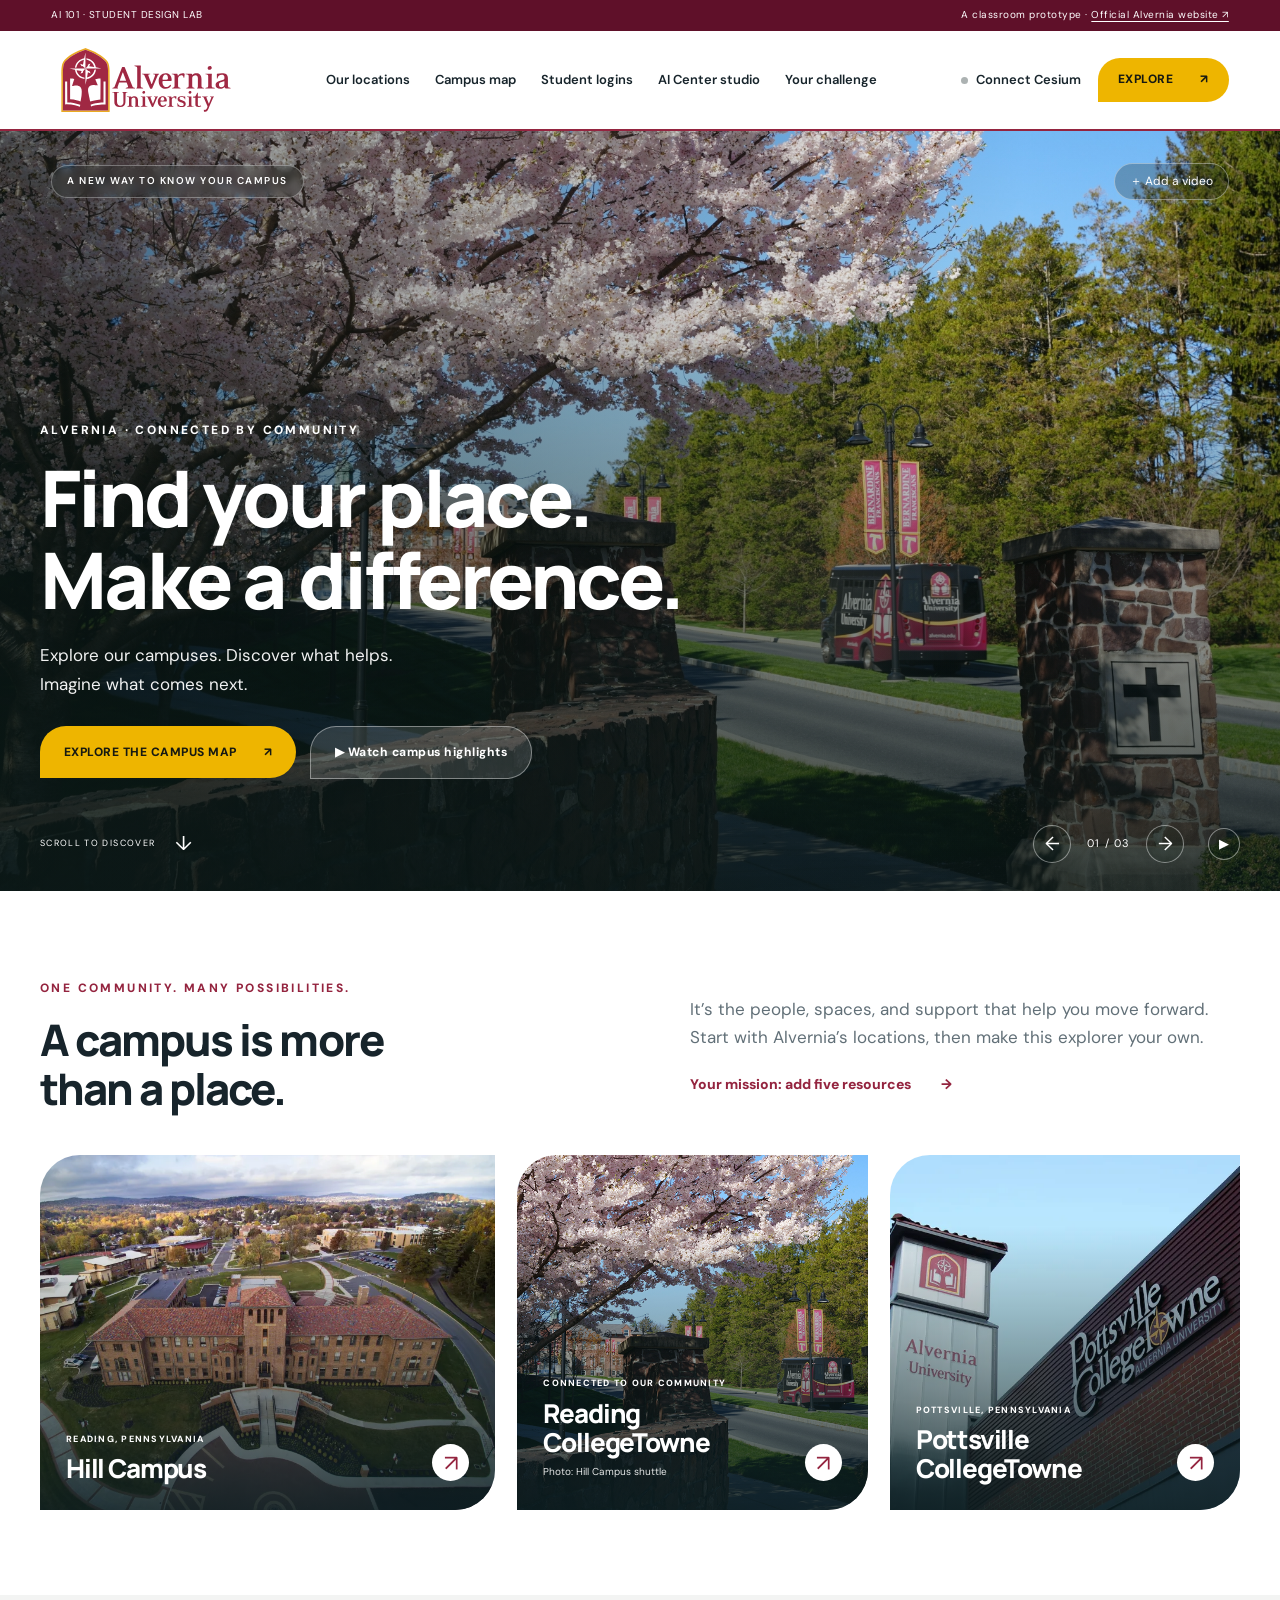
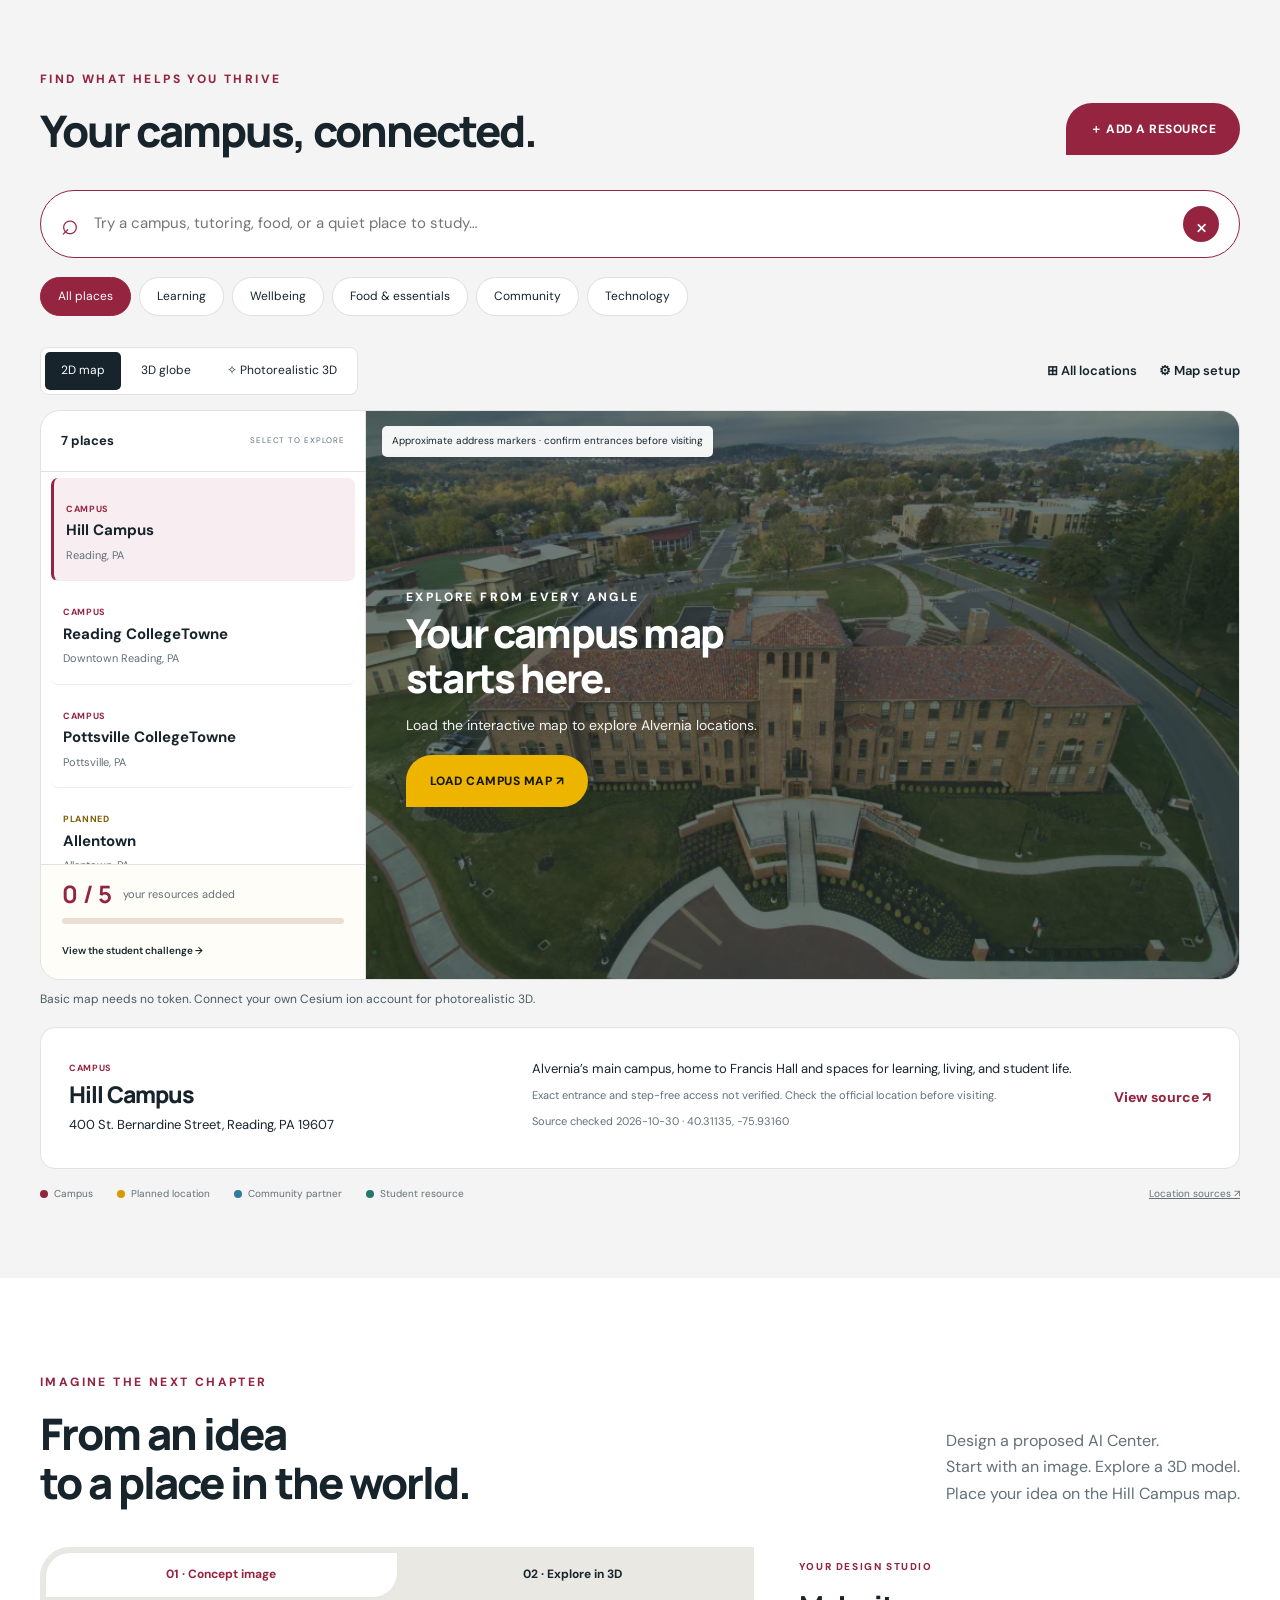
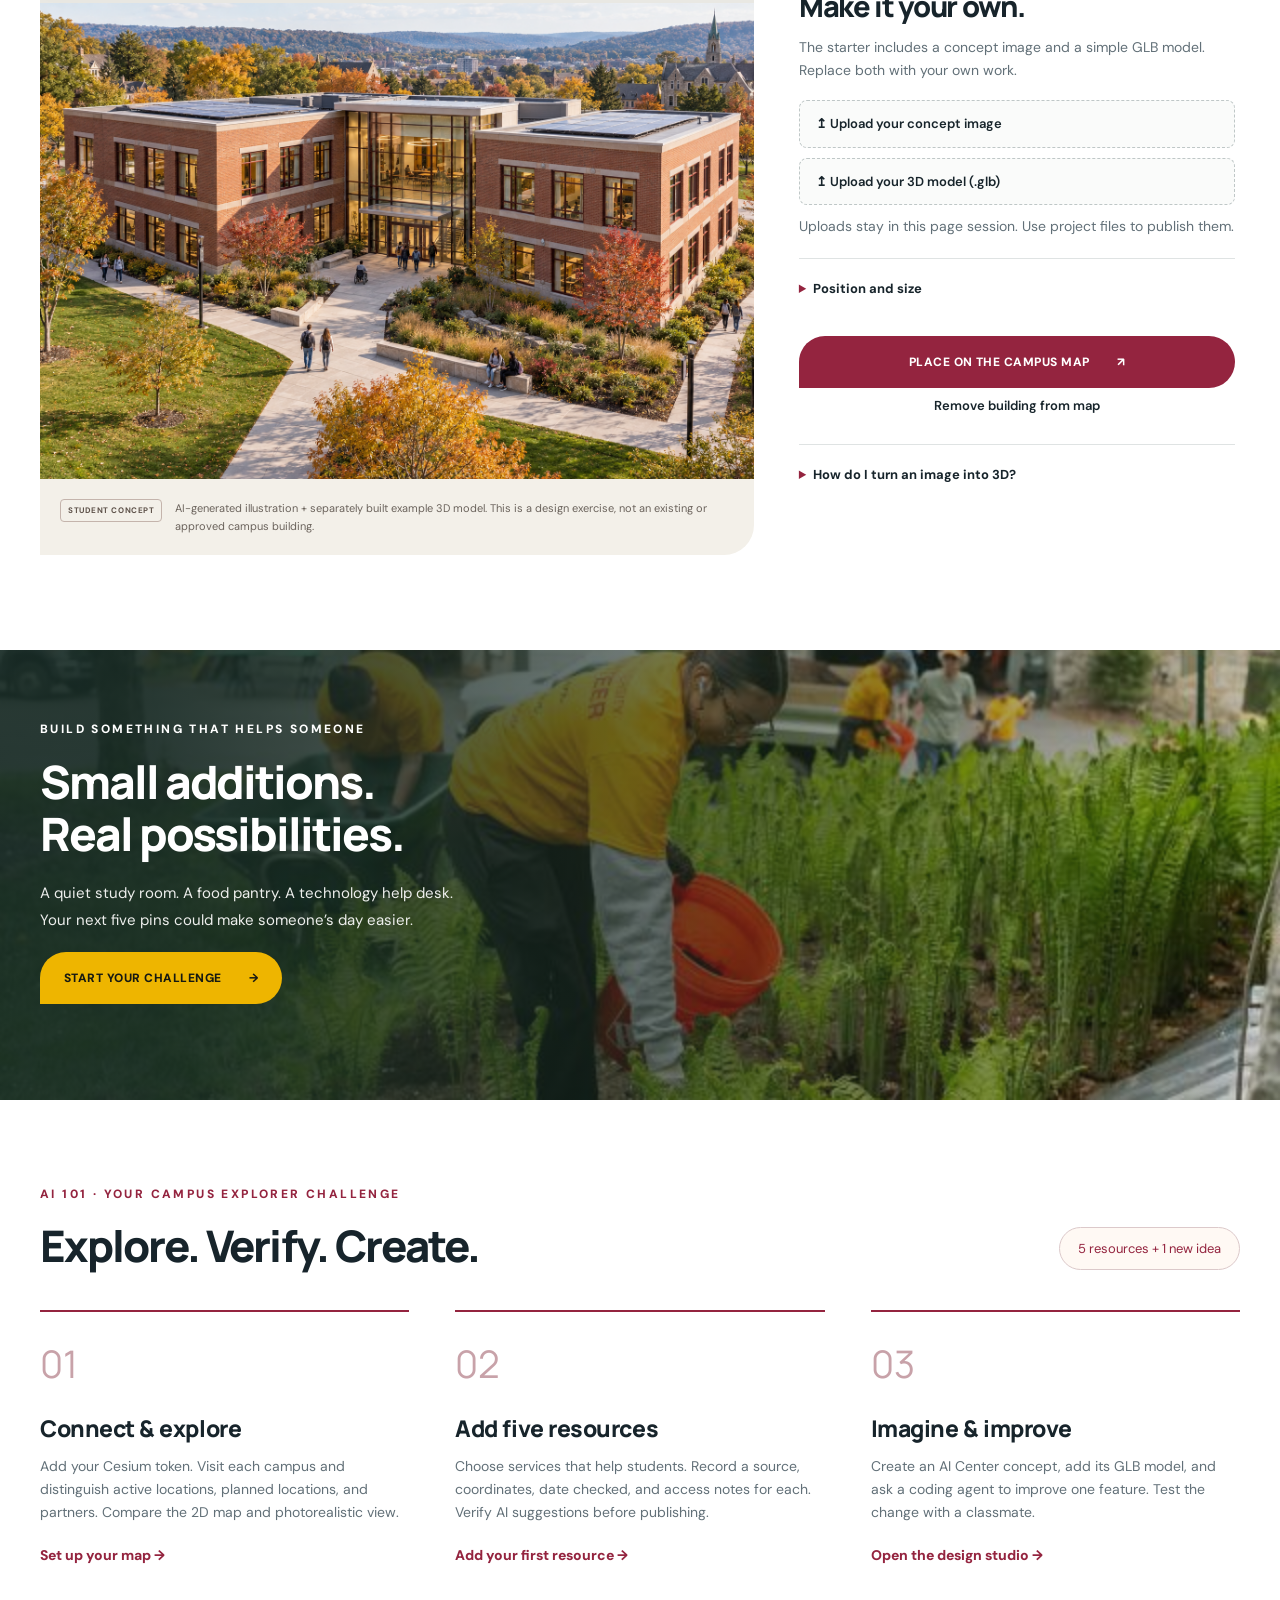
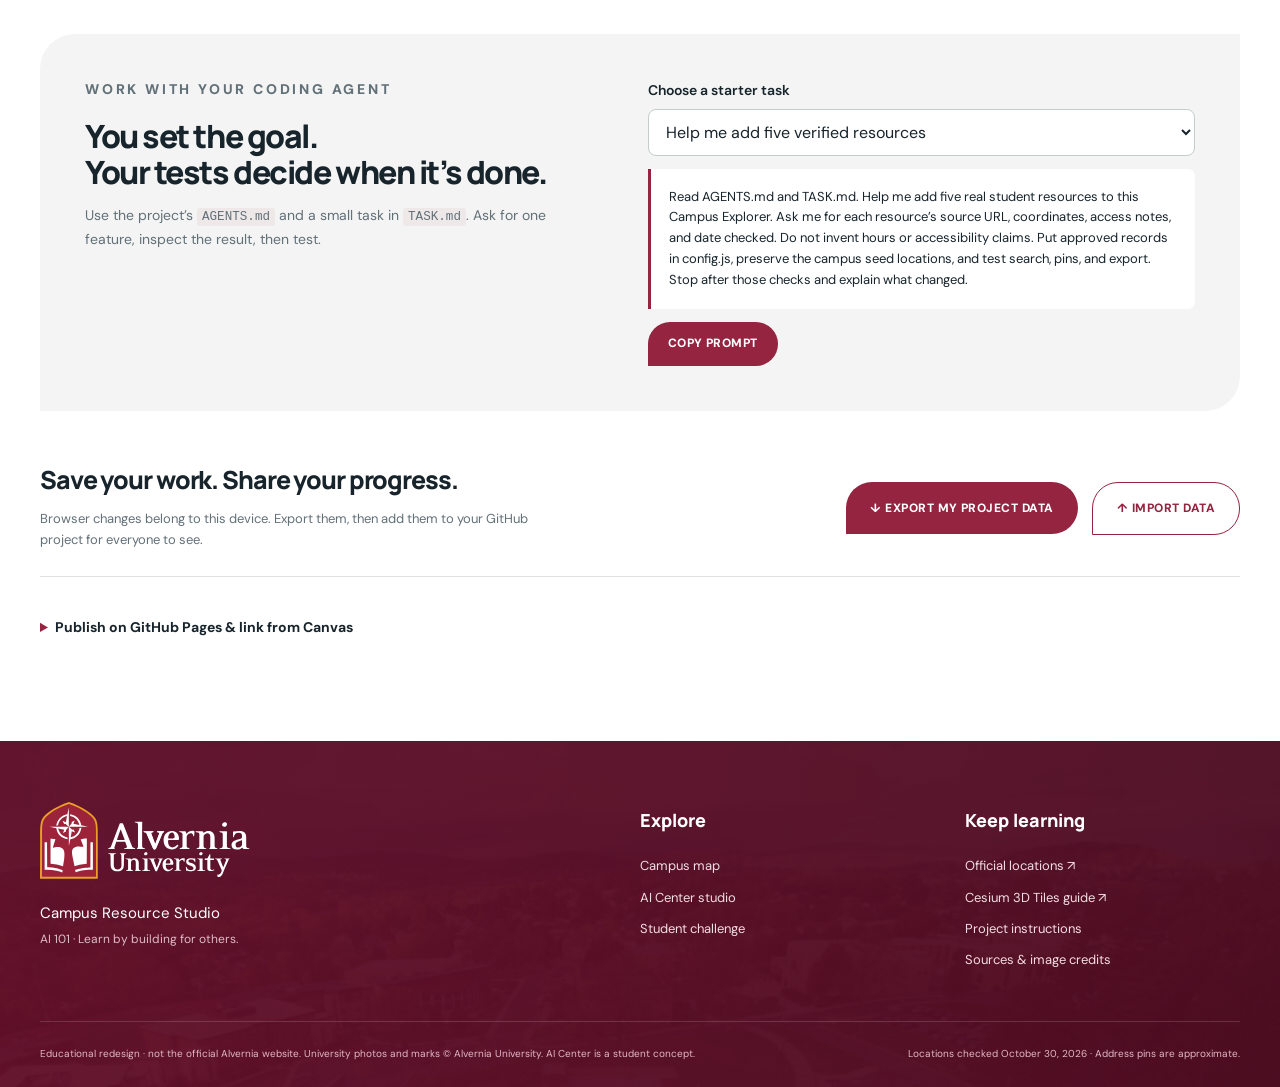
<file: index.html>
<!doctype html>
<html lang="en">
<head>
<meta charset="utf-8"><meta name="viewport" content="width=device-width, initial-scale=1">
<meta name="description" content="An AI 101 student campus explorer: discover Alvernia locations, add helpful resources, and imagine an AI learning center in 3D.">
<meta name="referrer" content="strict-origin-when-cross-origin">
<title>Explore Alvernia · Campus Resource Studio</title>
<link rel="icon" href="assets/logo.svg" type="image/svg+xml">
<link rel="stylesheet" href="style.css">
<script src="config.js" defer></script><script src="data.js" defer></script><script src="core.js" defer></script><script src="map.js" defer></script><script src="app.js" defer></script>
</head>
<body>
<a class="skip-link" href="#main">Skip to content</a>
<div class="prototype-bar"><span>AI 101 · STUDENT DESIGN LAB</span><span>A classroom prototype · <a href="https://www.alvernia.edu/" target="_blank" rel="noopener">Official Alvernia website ↗</a></span></div>
<header class="site-header">
<a class="brand" href="#" aria-label="Alvernia Campus Explorer home"><img src="assets/logo.svg" alt="Alvernia University" width="196" height="74"></a>
<button class="menu-toggle" id="menu-toggle" aria-expanded="false" aria-controls="main-nav">Menu ☰</button>
<nav id="main-nav" aria-label="Main navigation"><a href="#discover">Our locations</a><a href="#explore">Campus map</a><a href="logins.html">Student logins</a><a href="#studio">AI Center studio</a><a href="#lab">Your challenge</a></nav>
<div class="header-actions"><button class="text-button" data-open="token-dialog"><span class="connection-dot"></span> Connect Cesium</button><a class="button gold compact" href="#explore">EXPLORE <span>↗</span></a></div>
</header>
<main id="main">
<section class="hero" aria-label="Campus stories" aria-roledescription="carousel">
<img id="hero-image" class="hero-media" src="assets/hero-campus.jpg" alt="Alvernia campus in spring">
<video id="hero-video" class="hero-media" muted loop playsinline preload="none" poster="assets/hero-campus.jpg" aria-label="Alvernia campus highlights"></video>
<div class="hero-shade"></div>
<div class="hero-topline"><span class="glass-tag">A NEW WAY TO KNOW YOUR CAMPUS</span><button class="hero-edit" data-open="video-dialog">＋ Add a video</button></div>
<div class="hero-content wrap"><p class="eyebrow light" id="hero-kicker">ALVERNIA · CONNECTED BY COMMUNITY</p><h1 id="hero-title">Find your place.<br>Make a difference.</h1><p id="hero-description">Explore our campuses. Discover what helps.<br>Imagine what comes next.</p><div class="button-row"><a class="button gold" href="#explore">EXPLORE THE CAMPUS MAP <span>↗</span></a><button class="button translucent" id="hero-watch">▶ Watch campus highlights</button></div></div>
<div class="hero-bottom wrap"><a class="scroll-cue" href="#discover">SCROLL TO DISCOVER <span>↓</span></a><div class="carousel-controls"><button id="hero-prev" aria-label="Previous campus story">←</button><span id="hero-count" aria-live="polite">01 / 03</span><button id="hero-next" aria-label="Next campus story">→</button><button id="hero-pause" aria-label="Play background video">▶</button></div></div>
</section>
<section class="intro wrap" id="discover">
<div><p class="eyebrow">ONE COMMUNITY. MANY POSSIBILITIES.</p><h2>A campus is more<br>than a place.</h2></div><div class="intro-copy"><p>It’s the people, spaces, and support that help you move forward. Start with Alvernia’s locations, then make this explorer your own.</p><a class="text-link" href="#lab">Your mission: add five resources <span>→</span></a></div>
</section>
<section class="campus-gallery wrap" aria-label="Featured locations">
<article class="campus-card"><img src="assets/francis-hall.webp" alt="Aerial view of Francis Hall on Alvernia’s Hill Campus" loading="lazy"><div class="campus-card-shade"></div><div><span class="eyebrow light">READING, PENNSYLVANIA</span><h3>Hill Campus</h3><button class="round-link" data-fly="hill" aria-label="Explore Hill Campus on map">↗</button></div></article>
<article class="campus-card"><img src="assets/campus-gate.jpg" alt="Spring trees and Alvernia shuttle at the campus entrance" loading="lazy"><div class="campus-card-shade"></div><div><span class="eyebrow light">CONNECTED TO OUR COMMUNITY</span><h3>Reading CollegeTowne</h3><small>Photo: Hill Campus shuttle</small><button class="round-link" data-fly="reading" aria-label="Explore Reading CollegeTowne on map">↗</button></div></article>
<article class="campus-card"><img src="assets/pottsville.webp" alt="Exterior of Alvernia’s Pottsville CollegeTowne" loading="lazy"><div class="campus-card-shade"></div><div><span class="eyebrow light">POTTSVILLE, PENNSYLVANIA</span><h3>Pottsville CollegeTowne</h3><button class="round-link" data-fly="pottsville" aria-label="Explore Pottsville on map">↗</button></div></article>
</section>
<section class="finder-section" id="explore">
<div class="wrap">
<div class="section-heading"><div><p class="eyebrow">FIND WHAT HELPS YOU THRIVE</p><h2>Your campus, connected.</h2></div><button class="button maroon" id="open-resource">＋ ADD A RESOURCE</button></div>
<div class="finder-search"><label class="sr-only" for="resource-search">Search campuses and student resources</label><span aria-hidden="true">⌕</span><input id="resource-search" type="search" placeholder="Try a campus, tutoring, food, or a quiet place to study…"><button id="clear-search" aria-label="Clear search">×</button></div>
<div class="filter-row" aria-label="Resource filters"><button class="filter active" data-category="all" aria-pressed="true">All places</button><button class="filter" data-category="Learning" aria-pressed="false">Learning</button><button class="filter" data-category="Wellbeing" aria-pressed="false">Wellbeing</button><button class="filter" data-category="Food & essentials" aria-pressed="false">Food & essentials</button><button class="filter" data-category="Community" aria-pressed="false">Community</button><button class="filter" data-category="Technology" aria-pressed="false">Technology</button></div>
<div class="map-toolbar"><div class="map-views" aria-label="Map layers"><button id="view-2d" class="active" aria-pressed="true">2D map</button><button id="view-3d" aria-pressed="false">3D globe</button><button id="view-photo" aria-pressed="false">✧ Photorealistic 3D</button></div><div class="map-actions"><button class="text-button" id="show-all">⊞ All locations</button><button class="text-button" data-open="token-dialog">⚙ Map setup</button></div></div>
<div class="explorer-grid">
<aside class="results-pane" aria-label="Places directory"><div class="results-heading"><strong id="result-count">7 places</strong><span>SELECT TO EXPLORE</span></div><div id="place-list"></div><div class="resource-progress"><div><strong id="resource-progress-count">0 / 5</strong><span>your resources added</span></div><progress id="resource-progress" value="0" max="5" aria-label="Your five-resource challenge"></progress><a href="#lab">View the student challenge →</a></div></aside>
<div class="map-panel"><div id="cesiumContainer" aria-label="Interactive Cesium campus map"></div><div id="map-fallback" class="map-fallback"><img src="assets/francis-hall.webp" alt="Francis Hall campus photograph, not an interactive map"><div><span class="eyebrow light">EXPLORE FROM EVERY ANGLE</span><h3>Your campus map<br>starts here.</h3><p id="fallback-message">Load the interactive map to explore Alvernia locations.</p><button class="button gold" id="load-map">LOAD CAMPUS MAP ↗</button></div></div><div class="map-note" id="map-note">Approximate address markers · confirm entrances before visiting</div></div>
</div>
<p class="map-status" id="map-status" role="status">Basic map needs no token. Connect your own Cesium ion account for photorealistic 3D.</p>
<div id="selected-place" class="selected-place" aria-live="polite"></div>
<div class="location-legend"><span><i class="dot burgundy"></i>Campus</span><span><i class="dot amber"></i>Planned location</span><span><i class="dot blue"></i>Community partner</span><span><i class="dot teal"></i>Student resource</span><a href="https://www.alvernia.edu/about/locations" target="_blank" rel="noopener">Location sources ↗</a></div>
</div></section>
<section class="studio-section wrap" id="studio">
<div class="section-heading"><div><p class="eyebrow">IMAGINE THE NEXT CHAPTER</p><h2>From an idea<br>to a place in the world.</h2></div><p class="section-summary">Design a proposed AI Center.<br>Start with an image. Explore a 3D model.<br>Place your idea on the Hill Campus map.</p></div>
<div class="studio-grid"><div class="design-stage"><div class="stage-tabs" aria-label="Building preview mode"><button id="show-concept" class="active" aria-pressed="true">01 · Concept image</button><button id="show-model" aria-pressed="false">02 · Explore in 3D</button></div><img id="concept-image" src="assets/ai-center-concept.png" alt="AI-generated proposal: a red-brick AI Center with glass atrium and solar roofs" loading="lazy"><div id="model-preview" hidden><model-viewer id="building-viewer" src="models/ai-center-concept.glb" alt="Simplified 3D model of a proposed AI Center" camera-controls touch-action="pan-y" shadow-intensity="1" environment-image="neutral" exposure="1" camera-orbit="35deg 65deg auto"></model-viewer><div id="model-unavailable" class="model-unavailable" hidden><img src="assets/ai-center-concept.png" alt="2D concept illustration; 3D preview is unavailable"><div><strong>3D preview is unavailable in this browser.</strong><p>Use a WebGL 2-enabled browser to orbit the model.</p><a href="models/ai-center-concept.glb" download>Download the example GLB ↓</a></div></div><p id="model-status" class="small-note">Drag to orbit · scroll to zoom · needs WebGL</p></div><div class="concept-caption"><span class="badge">STUDENT CONCEPT</span><p>AI-generated illustration + separately built example 3D model. This is a design exercise, not an existing or approved campus building.</p></div></div>
<div class="studio-tools"><span class="step-number">YOUR DESIGN STUDIO</span><h3>Make it your own.</h3><p>The starter includes a concept image and a simple GLB model. Replace both with your own work.</p>
<label class="upload-button">↥ Upload your concept image<input id="image-upload" type="file" accept="image/png,image/jpeg,image/webp"></label><label class="upload-button">↥ Upload your 3D model (.glb)<input id="model-upload" type="file" accept=".glb,model/gltf-binary"></label><p class="small-note" id="upload-status">Uploads stay in this page session. Use project files to publish them.</p>
<details><summary>Position and size</summary><div class="form-grid"><label>Latitude<input id="model-lat" type="number" step="any" value="40.3121"></label><label>Longitude<input id="model-lon" type="number" step="any" value="-75.9346"></label><label>Heading (degrees)<input id="model-heading" type="number" min="0" max="360" value="25"></label><label>Scale multiplier<input id="model-scale" type="number" step="0.1" min="0.01" max="100" value="1"></label><label>Height above surface (m)<input id="model-height" type="number" min="-100" max="500" value="0"></label></div><p class="small-note">Default: a hypothetical placement near Hill Campus. Inspect the scene and choose a sensible location; this is not a site survey.</p></details>
<button class="button maroon full" id="place-building">PLACE ON THE CAMPUS MAP <span>↗</span></button><button class="text-button full" id="remove-building">Remove building from map</button>
<details><summary>How do I turn an image into 3D?</summary><ol class="plain-steps"><li>Generate a clear front/three-quarter image of your building.</li><li>Use an image-to-3D tool you can access, or model simple shapes in Blender with AI help.</li><li>Export a self-contained <strong>.glb</strong> file with textures.</li><li>Upload it here, adjust scale and heading, and check every side.</li></ol><p class="small-note">A single image does not define hidden sides or true dimensions. This website displays the model you supply; it does not automatically reconstruct one.</p><button class="text-link" data-copy="building-prompt">Copy a building design prompt ↗</button></details></div></div>
</section>
<section class="community-banner"><img src="assets/community.jpg" alt="Alvernia students taking part in community service" loading="lazy"><div class="community-overlay"></div><div class="wrap community-copy"><p class="eyebrow light">BUILD SOMETHING THAT HELPS SOMEONE</p><h2>Small additions.<br>Real possibilities.</h2><p>A quiet study room. A food pantry. A technology help desk.<br>Your next five pins could make someone’s day easier.</p><a class="button gold" href="#lab">START YOUR CHALLENGE <span>→</span></a></div></section>
<section class="lab-section wrap" id="lab">
<div class="section-heading"><div><p class="eyebrow">AI 101 · YOUR CAMPUS EXPLORER CHALLENGE</p><h2>Explore. Verify. Create.</h2></div><span class="lab-badge">5 resources + 1 new idea</span></div>
<div class="lab-steps"><article><span>01</span><h3>Connect & explore</h3><p>Add your Cesium token. Visit each campus and distinguish active locations, planned locations, and partners. Compare the 2D map and photorealistic view.</p><button class="text-link" data-open="token-dialog">Set up your map →</button></article><article><span>02</span><h3>Add five resources</h3><p>Choose services that help students. Record a source, coordinates, date checked, and access notes for each. Verify AI suggestions before publishing.</p><button class="text-link" id="lab-add-resource">Add your first resource →</button></article><article><span>03</span><h3>Imagine & improve</h3><p>Create an AI Center concept, add its GLB model, and ask a coding agent to improve one feature. Test the change with a classmate.</p><a class="text-link" href="#studio">Open the design studio →</a></article></div>
<div class="agent-panel"><div><p class="eyebrow">WORK WITH YOUR CODING AGENT</p><h3>You set the goal.<br>Your tests decide when it’s done.</h3><p>Use the project’s <code>AGENTS.md</code> and a small task in <code>TASK.md</code>. Ask for one feature, inspect the result, then test.</p></div><div><label for="agent-task">Choose a starter task</label><select id="agent-task"><option value="resources">Help me add five verified resources</option><option value="frontend">Redesign the resource cards</option><option value="video">Add my YouTube campus story</option><option value="access">Improve access information</option></select><pre id="agent-prompt"></pre><button class="button maroon compact" id="copy-agent">COPY PROMPT</button><span class="small-note" id="copy-status" role="status"></span></div></div>
<div class="project-actions"><div><h3>Save your work. Share your progress.</h3><p>Browser changes belong to this device. Export them, then add them to your GitHub project for everyone to see.</p></div><div class="button-row"><button class="button maroon" id="export-project">↓ EXPORT MY PROJECT DATA</button><label class="button outline import-label">↑ IMPORT DATA<input id="import-project" type="file" accept=".json,application/json"></label></div></div>
<p class="small-note" id="project-status" role="status"></p>
<details class="publish-guide"><summary>Publish on GitHub Pages & link from Canvas</summary><ol class="plain-steps"><li>Download the starter ZIP from your instructor and extract it.</li><li>Create a GitHub repository. Upload the <strong>contents</strong> of the website folder so <code>index.html</code> is at the repository root.</li><li>Put published resource data, YouTube links, and the paths to your image/model in <code>config.js</code>. Local browser edits do not update GitHub.</li><li>Open repository <strong>Settings → Pages → Deploy from a branch → main → /(root) → Save</strong>.</li><li>Add the final Pages URL to your Cesium token’s allowed URLs and confirm its selected assets.</li><li>Open the published website, test it, then paste its URL into Canvas. A Canvas page can link to or embed the hosted website; it does not run this full JavaScript app pasted into its editor.</li></ol><p><a href="https://docs.github.com/en/pages/getting-started-with-github-pages/configuring-a-publishing-source-for-your-github-pages-site" target="_blank" rel="noopener">GitHub’s publishing guide ↗</a></p></details>
</section>
</main>
<footer><div class="wrap footer-top"><div><img src="assets/logo-white.svg" alt="Alvernia University" width="210"><p>Campus Resource Studio<br><span>AI 101 · Learn by building for others.</span></p></div><div><h3>Explore</h3><a href="#explore">Campus map</a><a href="#studio">AI Center studio</a><a href="#lab">Student challenge</a></div><div><h3>Keep learning</h3><a href="https://www.alvernia.edu/about/locations" target="_blank" rel="noopener">Official locations ↗</a><a href="https://cesium.com/learn/cesiumjs-learn/cesiumjs-photorealistic-3d-tiles/" target="_blank" rel="noopener">Cesium 3D Tiles guide ↗</a><a href="README.md">Project instructions</a><a href="SOURCES.md">Sources & image credits</a></div></div><div class="wrap footer-bottom"><p>Educational redesign · not the official Alvernia website. University photos and marks © Alvernia University. AI Center is a student concept.</p><p>Locations checked October 30, 2026 · Address pins are approximate.</p></div></footer>
<dialog id="token-dialog" aria-labelledby="token-title"><button class="close-dialog" aria-label="Close Cesium setup">×</button><p class="eyebrow">MAKE THE WORLD YOUR CLASSROOM</p><h2 id="token-title">Connect your Cesium.</h2><p>Use your own <a href="https://ion.cesium.com/tokens" target="_blank" rel="noopener">Cesium ion access token ↗</a>. For this app, choose public <code>assets:read</code> and <code>geocode</code> scopes, the assets you need, and allowed website URLs.</p><form id="token-form"><label for="token-input">Cesium ion token</label><input id="token-input" type="password" autocomplete="off" spellcheck="false" placeholder="Paste your public-scope token here" required><p class="small-note">Kept in this browser tab’s session only. Never enter an OpenAI/Claude API key or a private/write-scope token.</p><button class="button maroon" type="submit">CONNECT TOKEN</button><button class="text-button" type="button" id="forget-token">Forget session token</button></form><p role="status" id="token-status"></p><details open><summary>Enable photorealistic 3D</summary><ol class="plain-steps"><li>In Cesium ion, add/enable <strong>Google Photorealistic 3D Tiles</strong> for your account and token.</li><li>Check your plan, quota, and data terms before streaming. Coverage varies by location.</li><li>Choose <strong>Photorealistic 3D</strong> above the map. Keep provider credits visible.</li></ol><p class="small-note">These are streamed real-world tiles, not new scans made by this app. Your AI building is a separate proposed model.</p></details><p class="small-note">For code setup: <code>config.js → cesiumIonToken</code>. A token shipped in browser code is visible to visitors; use URL and asset restrictions.</p></dialog>
<dialog id="video-dialog" aria-labelledby="video-title"><button class="close-dialog" aria-label="Close video editor">×</button><p class="eyebrow">TELL YOUR CAMPUS STORY</p><h2 id="video-title">Add a YouTube video.</h2><p>Add a public or unlisted embeddable video to the hero carousel. Give this same link to your coding agent to publish it in <code>config.js</code>.</p><form id="video-form"><label>Video title<input name="title" required maxlength="80" placeholder="A student’s guide to Alvernia"></label><label>YouTube URL<input name="url" type="url" required placeholder="https://www.youtube.com/watch?v=…"></label><button class="button maroon" type="submit">ADD TO CAROUSEL</button></form><p id="video-status" role="status"></p><div id="custom-video-list"></div><p class="small-note">Saved on this browser. Export project data to keep or publish your edits. Playback depends on the video owner’s embed settings.</p></dialog>
<dialog id="watch-dialog" class="watch-dialog" aria-label="Campus video player"><button class="close-dialog" aria-label="Close video player">×</button><div id="video-player"></div><p id="video-fallback"></p></dialog>
<dialog id="resource-dialog" aria-labelledby="resource-title"><button class="close-dialog" aria-label="Close resource form">×</button><p class="eyebrow">HELP SOMEONE FIND THEIR NEXT STEP</p><h2 id="resource-title">Add a student resource.</h2><p>Pick a real service, check its details, and add the source. Do not include private student information.</p><form id="resource-form"><input type="hidden" name="id"><label>Resource name<input name="name" required maxlength="90" placeholder="For example: a tutoring center"></label><div class="form-grid"><label>Campus or partner<select name="campus" id="resource-campus" required></select></label><label>Category<select name="category" id="resource-category" required></select></label></div><label>How does it help students?<textarea name="description" required maxlength="600" rows="3" placeholder="Who can use it, what it offers, and anything students should confirm."></textarea></label><div class="form-grid"><label>Latitude<input name="lat" id="resource-lat" type="number" step="any" min="-90" max="90" required placeholder="40.312…"></label><label>Longitude<input name="lon" id="resource-lon" type="number" step="any" min="-180" max="180" required placeholder="-75.934…"></label></div><button class="text-link" type="button" id="pick-resource">Choose a point on the map ↗</button><label>Source link<input name="source" type="url" required placeholder="https://www.alvernia.edu/…"></label><div class="form-grid"><label>Date you checked<input name="verifiedOn" id="resource-date" type="date" required></label><label>Access notes<input name="accessibility" maxlength="300" placeholder="Not verified; contact the service"></label></div><label class="check-label"><input name="checked" type="checkbox" required> I checked the source and marked unknown details honestly.</label><button class="button maroon" type="submit">SAVE RESOURCE</button></form><p id="resource-status" role="status"></p></dialog>
<div id="toast" class="toast" role="status" hidden></div>
<noscript><p class="noscript">JavaScript is required for the interactive tools. <a href="https://www.alvernia.edu/about/locations">Use Alvernia’s official location directory.</a></p></noscript>
</body></html>
</file>
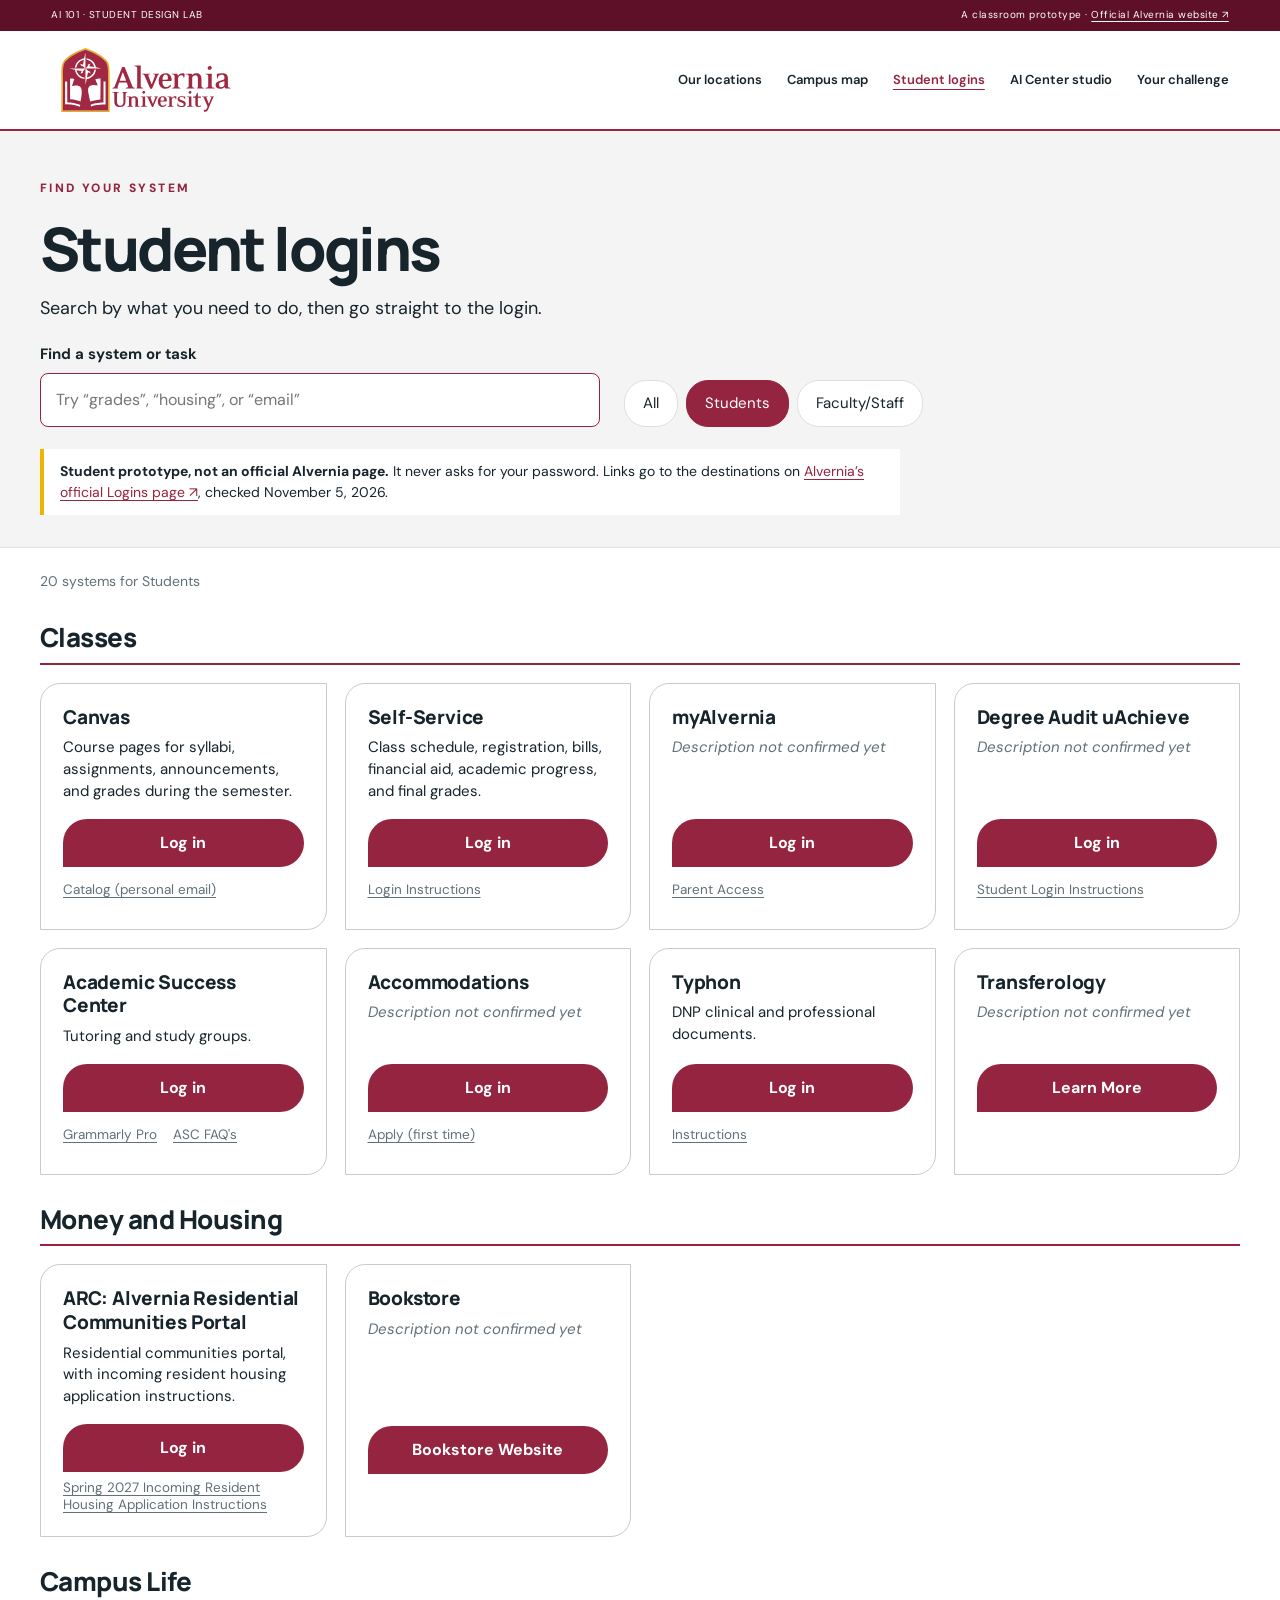
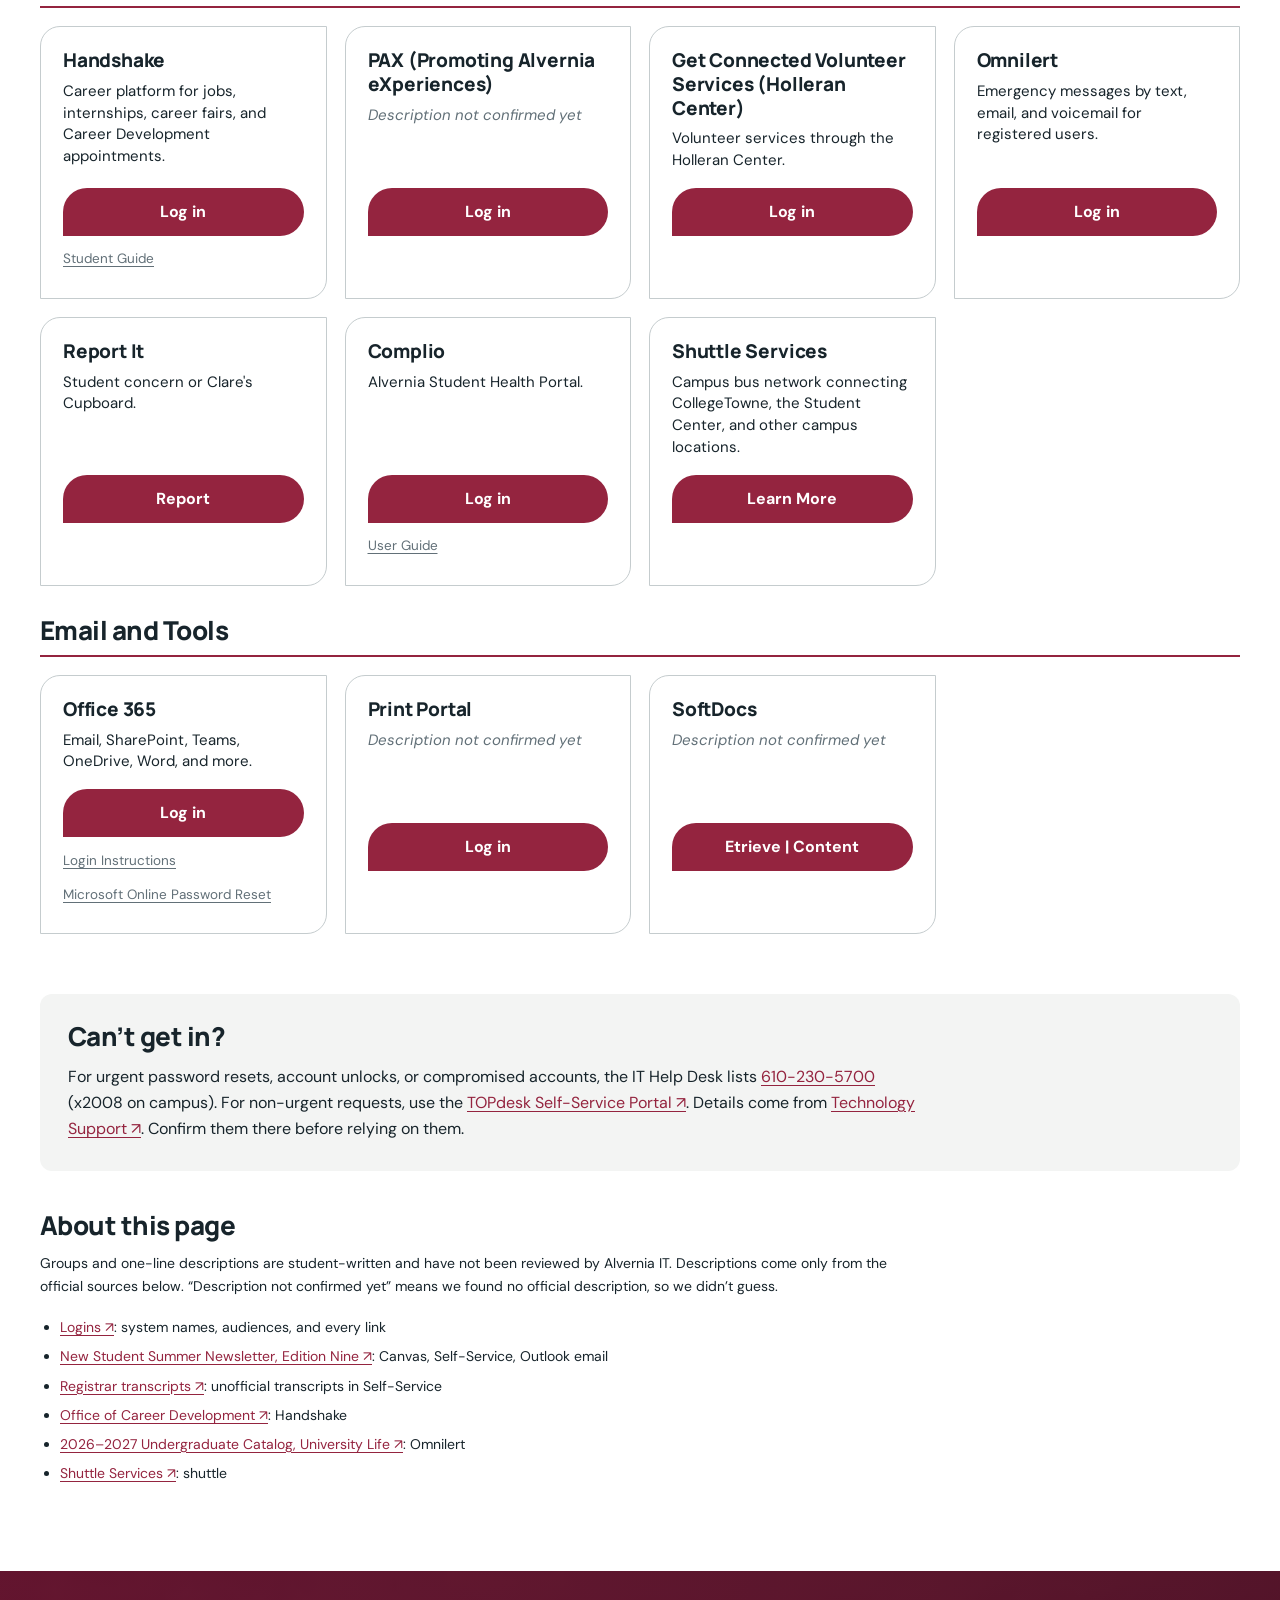
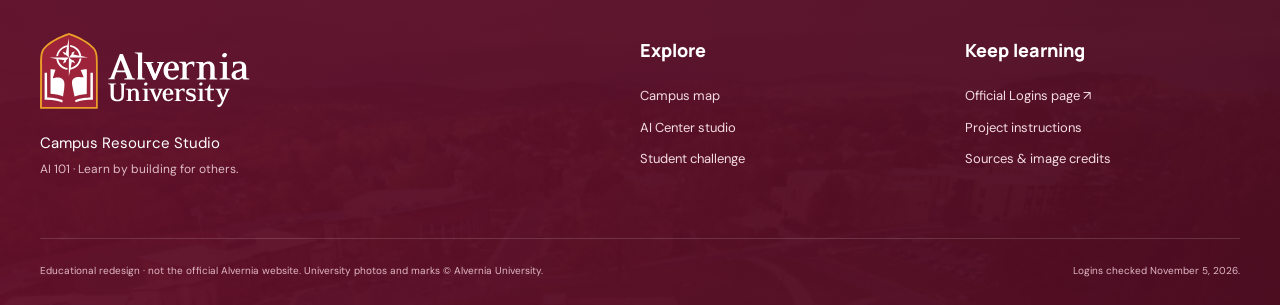
<file: logins.html>
<!doctype html>
<html lang="en">
<head>
<meta charset="utf-8"><meta name="viewport" content="width=device-width, initial-scale=1">
<meta name="description" content="An AI 101 student redesign of Alvernia's Logins page, grouped by what a first-year student needs to do. A classroom prototype, not an official page.">
<meta name="referrer" content="strict-origin-when-cross-origin">
<title>Student logins · Campus Resource Studio</title>
<link rel="icon" href="assets/logo.svg" type="image/svg+xml">
<link rel="stylesheet" href="style.css">
<script src="logins.js" defer></script>
</head>
<body>
<a class="skip-link" href="#main">Skip to content</a>
<div class="prototype-bar"><span>AI 101 · STUDENT DESIGN LAB</span><span>A classroom prototype · <a href="https://www.alvernia.edu/" target="_blank" rel="noopener">Official Alvernia website ↗</a></span></div>
<header class="site-header">
<a class="brand" href="index.html" aria-label="Alvernia Campus Explorer home"><img src="assets/logo.svg" alt="Alvernia University" width="196" height="74"></a>
<button class="menu-toggle" id="menu-toggle" aria-expanded="false" aria-controls="main-nav">Menu ☰</button>
<nav id="main-nav" aria-label="Main navigation"><a href="index.html#discover">Our locations</a><a href="index.html#explore">Campus map</a><a href="logins.html" aria-current="page">Student logins</a><a href="index.html#studio">AI Center studio</a><a href="index.html#lab">Your challenge</a></nav>
</header>
<main id="main" class="logins-page">
<div class="logins-hero"><div class="wrap">
<p class="eyebrow">FIND YOUR SYSTEM</p>
<h1>Student logins</h1>
<p class="logins-intro">Search by what you need to do, then go straight to the login.</p>
<div class="logins-controls">
<label class="logins-search" for="logins-filter">Find a system or task
<input id="logins-filter" type="search" autocomplete="off" placeholder="Try “grades”, “housing”, or “email”"></label>
<div class="filter-row logins-audience" role="group" aria-label="Show systems for">
<button type="button" class="filter" data-audience="all" aria-pressed="false">All</button>
<button type="button" class="filter active" data-audience="students" aria-pressed="true">Students</button>
<button type="button" class="filter" data-audience="faculty" aria-pressed="false">Faculty/Staff</button>
</div>
</div>
<p class="logins-notice"><strong>Student prototype, not an official Alvernia page.</strong> It never asks for your password. Links go to the destinations on <a href="https://www.alvernia.edu/logins" target="_blank" rel="noopener">Alvernia’s official Logins page<span class="sr-only"> (opens in a new tab)</span> ↗</a>, checked November 5, 2026.</p>
</div></div>
<div class="wrap logins-body">
<p class="logins-count" id="logins-count" role="status"></p>
<div id="logins-empty" class="logins-empty" hidden><p id="logins-empty-text"></p><button type="button" class="button outline compact" id="logins-reset">Reset search and show Students</button></div>
<div id="logins-groups"></div>
<noscript><p class="noscript">JavaScript is required to list systems on this page. <a href="https://www.alvernia.edu/logins">Use Alvernia’s official Logins page.</a></p></noscript>
<section class="logins-help" aria-labelledby="logins-help-title">
<h2 id="logins-help-title">Can’t get in?</h2>
<p>For urgent password resets, account unlocks, or compromised accounts, the IT Help Desk lists <a href="tel:+16102305700">610-230-5700</a> (x2008 on campus). For non-urgent requests, use the <a href="https://alvernia.topdesk.net/" target="_blank" rel="noopener">TOPdesk Self-Service Portal<span class="sr-only"> (opens in a new tab)</span> ↗</a>. Details come from <a href="https://www.alvernia.edu/current-students/technology-support" target="_blank" rel="noopener">Technology Support<span class="sr-only"> (opens in a new tab)</span> ↗</a>. Confirm them there before relying on them.</p>
</section>
<section class="logins-sources" aria-labelledby="logins-sources-title">
<h2 id="logins-sources-title">About this page</h2>
<p>Groups and one-line descriptions are student-written and have not been reviewed by Alvernia IT. Descriptions come only from the official sources below. “Description not confirmed yet” means we found no official description, so we didn’t guess.</p>
<ul>
<li><a href="https://www.alvernia.edu/logins" target="_blank" rel="noopener">Logins<span class="sr-only"> (opens in a new tab)</span> ↗</a>: system names, audiences, and every link</li>
<li><a href="https://www.alvernia.edu/sites/default/files/documents/New%20Student%20Summer%20Newsletter%20-%20Edition%20Nine.pdf" target="_blank" rel="noopener">New Student Summer Newsletter, Edition Nine<span class="sr-only"> (opens in a new tab)</span> ↗</a>: Canvas, Self-Service, Outlook email</li>
<li><a href="https://www.alvernia.edu/current-students/registrar/registrar-transcripts" target="_blank" rel="noopener">Registrar transcripts<span class="sr-only"> (opens in a new tab)</span> ↗</a>: unofficial transcripts in Self-Service</li>
<li><a href="https://www.alvernia.edu/student-experience/office-career-development" target="_blank" rel="noopener">Office of Career Development<span class="sr-only"> (opens in a new tab)</span> ↗</a>: Handshake</li>
<li><a href="https://catalog.alvernia.edu/content.php?catoid=4&amp;navoid=55" target="_blank" rel="noopener">2026–2027 Undergraduate Catalog, University Life<span class="sr-only"> (opens in a new tab)</span> ↗</a>: Omnilert</li>
<li><a href="https://www.alvernia.edu/alvernia-shuttle-services" target="_blank" rel="noopener">Shuttle Services<span class="sr-only"> (opens in a new tab)</span> ↗</a>: shuttle</li>
</ul>
</section>
</div>
</main>
<footer><div class="wrap footer-top"><div><img src="assets/logo-white.svg" alt="Alvernia University" width="210"><p>Campus Resource Studio<br><span>AI 101 · Learn by building for others.</span></p></div><div><h3>Explore</h3><a href="index.html#explore">Campus map</a><a href="index.html#studio">AI Center studio</a><a href="index.html#lab">Student challenge</a></div><div><h3>Keep learning</h3><a href="https://www.alvernia.edu/logins" target="_blank" rel="noopener">Official Logins page ↗</a><a href="README.md">Project instructions</a><a href="SOURCES.md">Sources &amp; image credits</a></div></div><div class="wrap footer-bottom"><p>Educational redesign · not the official Alvernia website. University photos and marks © Alvernia University.</p><p>Logins checked November 5, 2026.</p></div></footer>
</body></html>
</file>
<file: style.css>
@import url('https://fonts.googleapis.com/css2?family=DM+Sans:wght@400;500;600;700&family=Manrope:wght@400;500;600;700;800&display=swap');
:root{--maroon:#94243f;--deep:#5f1029;--gold:#eeb500;--ink:#17242b;--muted:#627078;--line:#dfe3e3;--pale:#f3f4f3;--cream:#faf8f4;--radius:38px;--font:'DM Sans',Arial,sans-serif;--heading:'Manrope',Arial,sans-serif}
*{box-sizing:border-box}html{scroll-behavior:smooth;scroll-padding-top:110px}body{margin:0;color:var(--ink);background:#fff;font-family:var(--font);font-size:16px;line-height:1.65}button,input,textarea,select{font:inherit}button,a,input,textarea,select{-webkit-tap-highlight-color:transparent}button{cursor:pointer}button:disabled{opacity:.5;cursor:wait}a{color:inherit}button{color:inherit}img{max-width:100%;display:block}h1,h2,h3,p{margin-top:0}h1,h2,h3{font-family:var(--heading);line-height:1.13;letter-spacing:-.045em}h2{font-size:clamp(32px,3.4vw,49px);font-weight:800;margin-bottom:20px}h3{font-size:24px;font-weight:800;margin-bottom:14px}p{margin-bottom:18px}button:focus-visible,a:focus-visible,input:focus-visible,textarea:focus-visible,select:focus-visible,summary:focus-visible{outline:3px solid #0b88b3;outline-offset:4px}button{border:0}input,select,textarea{width:100%;padding:11px 13px;border:1px solid #c5ccce;border-radius:8px;background:#fff;color:var(--ink)}textarea{resize:vertical}label{display:block;font-weight:600;font-size:14px;margin-bottom:15px}label input,label select,label textarea{margin-top:6px}code{font-size:.9em;background:#eee9e8;padding:2px 5px;border-radius:3px}section{scroll-margin-top:20px}.wrap{width:min(1280px,calc(100% - 80px));margin-inline:auto}.eyebrow{font-size:12px;letter-spacing:.2em;line-height:1.5;font-weight:800;color:var(--maroon);margin-bottom:18px}.eyebrow.light{color:white}.prototype-bar{background:var(--deep);color:#fff;display:flex;justify-content:space-between;gap:18px;padding:7px 4%;font-size:10px;letter-spacing:.05em}.prototype-bar a{text-underline-offset:3px}.site-header{display:flex;align-items:center;justify-content:space-between;gap:25px;padding:17px 4%;border-bottom:2px solid var(--maroon);background:white;position:relative;z-index:10}.brand{flex-shrink:0}.brand img{width:190px;height:64px;object-fit:contain}.site-header nav{display:flex;align-items:center;gap:25px;font-size:13px;font-weight:600}.site-header nav a{text-decoration:none}.site-header nav a:hover{color:var(--maroon)}.header-actions{display:flex;align-items:center;gap:17px}.connection-dot{display:inline-block;width:7px;height:7px;background:#acb2b2;border-radius:50%;margin-right:5px}.connection-dot.connected{background:#27866c}.menu-toggle{display:none;background:none}.button{border:0;display:inline-flex;align-items:center;justify-content:center;gap:27px;padding:17px 24px;min-height:52px;font-size:12px;font-weight:800;letter-spacing:.04em;text-decoration:none;border-radius:26px 26px 26px 0;line-height:1.4;transition:filter .2s,transform .2s}.button:hover{filter:brightness(.96);transform:translateY(-1px)}.button.gold{background:var(--gold);color:#161912}.button.maroon{background:var(--maroon);color:white}.button.translucent{background:rgba(255,255,255,.13);border:1px solid rgba(255,255,255,.4);color:white}.button.outline{border:1px solid var(--maroon);color:var(--maroon);background:transparent}.button.compact{padding:13px 20px;min-height:44px}.button.full{width:100%}.button-row{display:flex;align-items:center;gap:14px;flex-wrap:wrap}.text-button{background:none;padding:7px 0;font-size:13px;font-weight:600}.text-button.full{width:100%}.text-link{background:none;color:var(--maroon);font-size:14px;font-weight:800;padding:0;text-decoration:none;text-underline-offset:5px;display:inline-flex;gap:30px;align-items:center}.text-link:hover{text-decoration:underline}.hero{position:relative;min-height:640px;height:min(760px,77vw);color:white;overflow:hidden;background:#263a31}.hero-media{position:absolute;inset:0;width:100%;height:100%;object-fit:cover}.hero-video-hidden,#hero-video:not([src]){display:none}.hero-shade{position:absolute;inset:0;background:linear-gradient(90deg,rgba(12,26,24,.54),rgba(12,26,24,.03) 80%),linear-gradient(0deg,rgba(9,22,21,.8),transparent 75%)}.hero-topline{position:absolute;top:32px;left:4%;right:4%;display:flex;justify-content:space-between;align-items:center;gap:10px}.glass-tag{border:1px solid #ffffff50;border-radius:30px;padding:7px 15px;font-size:10px;font-weight:600;letter-spacing:.15em;background:#14251b25;backdrop-filter:blur(4px)}.hero-edit{color:white;border:1px solid #ffffff60;background:#16241e45;padding:8px 15px;border-radius:25px;font-size:12px}.hero-content{position:absolute;left:0;right:0;bottom:112px}.hero h1{font-size:clamp(48px,6.1vw,84px);font-weight:800;max-width:860px;margin-bottom:20px;line-height:1.05;letter-spacing:-.04em}.hero-content>p:not(.eyebrow){font-size:17px;line-height:1.7;margin-bottom:27px;color:#fffffff0}.hero-bottom{position:absolute;bottom:28px;left:0;right:0;display:flex;align-items:center;justify-content:space-between}.scroll-cue{color:#fff;text-decoration:none;font-size:9px;letter-spacing:.15em;display:flex;gap:20px;align-items:center}.scroll-cue span{font-size:20px}.carousel-controls{display:flex;gap:16px;align-items:center;font-size:11px;letter-spacing:.1em}.carousel-controls button{border:1px solid #ffffff70;border-radius:50%;background:#14251b22;color:#fff;width:38px;height:38px;font-size:19px}.carousel-controls #hero-pause{font-size:13px;width:32px;height:32px;margin-left:8px}.intro{padding:88px 0 42px;display:grid;grid-template-columns:1fr 1fr;align-items:center;gap:100px}.intro h2{margin-bottom:0}.intro-copy{max-width:520px;color:var(--muted);font-size:17px}.campus-gallery{display:grid;grid-template-columns:1.3fr 1fr 1fr;gap:22px;padding-bottom:85px}.campus-card{height:355px;position:relative;overflow:hidden;border-radius:40px 0 40px 0;color:white;background:#274331}.campus-card>img{width:100%;height:100%;object-fit:cover;transition:transform .6s}.campus-card:hover>img{transform:scale(1.04)}.campus-card-shade{position:absolute;inset:0;background:linear-gradient(0deg,#0c1e21d9,transparent 80%)}.campus-card>div:last-child{position:absolute;bottom:26px;left:26px;right:26px}.campus-card .eyebrow{font-size:9px;letter-spacing:.14em;display:block;margin-bottom:8px;max-width:85%}.campus-card h3{font-size:26px;max-width:84%;margin-bottom:0}.campus-card small{font-size:10px;color:#e5e7e7}.round-link{position:absolute;right:0;bottom:3px;width:37px;height:37px;background:white;color:var(--maroon);border-radius:50%;font-size:23px}.finder-section{background:var(--pale);padding:75px 0}.section-heading{display:flex;align-items:end;justify-content:space-between;gap:40px;margin-bottom:32px}.section-heading h2{margin-bottom:0}.section-summary{color:var(--muted);margin-bottom:0;max-width:365px;font-size:16px}.finder-search{display:flex;align-items:center;gap:15px;border:1.5px solid var(--maroon);padding:8px 20px;background:white;border-radius:40px;margin-top:35px}.finder-search>span{font-size:30px;color:var(--maroon)}.finder-search input{border:none;background:none;min-width:0;font-size:15px;padding:12px 0}.finder-search button{background:var(--maroon);color:white;width:36px;height:36px;border-radius:50%;font-size:24px;flex-shrink:0}.filter-row{display:flex;gap:8px;flex-wrap:wrap;margin:19px 0 31px}.filter{background:white;padding:9px 17px;border:1px solid #dce0df;border-radius:22px;font-size:12px}.filter.active{background:var(--maroon);border-color:var(--maroon);color:white}.map-toolbar{display:flex;justify-content:space-between;gap:18px;align-items:center;margin-bottom:15px}.map-views{display:flex;gap:4px;border:1px solid var(--line);background:white;border-radius:8px;padding:4px}.map-views button{font-size:12px;padding:9px 16px;border-radius:5px;background:white}.map-views button.active{background:var(--ink);color:white}.map-actions{display:flex;gap:22px}.explorer-grid{display:grid;grid-template-columns:325px minmax(0,1fr);height:570px;background:white;border-radius:20px;overflow:hidden;border:1px solid var(--line)}.results-pane{display:flex;flex-direction:column;overflow:hidden;border-right:1px solid var(--line)}.results-heading{padding:19px 20px;border-bottom:1px solid var(--line);display:flex;align-items:center;justify-content:space-between;gap:12px;font-size:13px}.results-heading span{font-size:8px;letter-spacing:.12em;color:var(--muted)}#place-list{overflow:auto;flex:1;padding:6px 10px}.place-button{display:block;text-align:left;width:100%;padding:16px 12px;background:white;border-bottom:1px solid #eceded;border-radius:7px}.place-button:hover{background:#f7f4f4}.place-button.selected{background:#f8edf0;border-left:3px solid var(--maroon)}.place-button strong{display:block;font-size:15px;line-height:1.3}.place-button small{display:block;font-size:11px;color:var(--muted);margin-top:5px}.place-type{font-size:9px;font-weight:700;color:var(--maroon);letter-spacing:.07em;text-transform:uppercase;margin-bottom:5px;display:inline-flex;align-items:center;gap:5px}.place-type.partner{color:#297092}.place-type.planned{color:#805c00}.place-type.student{color:#1b716b}.resource-progress{padding:17px 21px;background:#fffdf8;border-top:1px solid var(--line)}.resource-progress>div{display:flex;align-items:center;gap:11px}.resource-progress strong{font-size:24px;line-height:1;color:var(--maroon);font-family:var(--heading)}.resource-progress span{font-size:11px;color:var(--muted)}progress{width:100%;height:6px;border-radius:10px;border:0;display:block;margin:12px 0;accent-color:var(--maroon)}progress::-webkit-progress-bar{background:#e9e0d3;border-radius:10px}progress::-webkit-progress-value{background:var(--maroon);border-radius:10px}.resource-progress a{font-size:10px;text-decoration:none;font-weight:600}.map-panel{position:relative;min-width:0;background:#dce3df}#cesiumContainer{width:100%;height:100%;position:absolute;inset:0}.map-fallback{position:absolute;inset:0;display:flex;align-items:center;background:#22352d}.map-fallback>img{position:absolute;inset:0;width:100%;height:100%;object-fit:cover;opacity:.36}.map-fallback>div{position:relative;color:white;padding:40px;max-width:450px}.map-fallback h3{font-size:40px}.map-fallback p{font-size:14px;color:#f2f4f2}.map-fallback[hidden]{display:none}.map-note{position:absolute;top:15px;left:16px;right:16px;z-index:1;background:#fffffff0;border-radius:5px;padding:7px 10px;font-size:10px;width:fit-content;max-width:calc(100% - 32px);pointer-events:none}.map-status{font-size:12px;color:#4b5b61;padding:10px 0 0;min-height:28px;margin-bottom:17px}.selected-place{background:white;padding:25px 28px;border-radius:15px;display:grid;grid-template-columns:1.1fr 1.4fr auto;gap:30px;align-items:center;border:1px solid var(--line)}.selected-place h3{font-size:23px;margin-bottom:7px}.selected-place p{font-size:13px;margin-bottom:8px}.selected-place .small-note{font-size:11px}.selected-place .place-links{display:flex;flex-direction:column;gap:10px;align-items:start}.location-legend{display:flex;gap:24px;flex-wrap:wrap;padding-top:17px;font-size:10px;color:var(--muted)}.location-legend span{display:flex;align-items:center;gap:6px}.location-legend a{margin-left:auto}.dot{display:inline-block;width:8px;height:8px;border-radius:50%;background:var(--maroon)}.dot.amber{background:#d59a00}.dot.blue{background:#307a9c}.dot.teal{background:#25776c}.studio-section{padding:95px 0}.studio-grid{display:grid;grid-template-columns:1.6fr 1fr;gap:40px;align-items:start;margin-top:40px}.design-stage{border-radius:30px 0 30px 0;overflow:hidden;background:#f3f0e9}.stage-tabs{display:flex;gap:0;background:#e9e8e3;padding:6px}.stage-tabs button{width:50%;padding:12px 8px;background:transparent;border-radius:24px 0 24px 0;font-size:12px;font-weight:700}.stage-tabs button.active{background:#fff;color:var(--maroon);box-shadow:0 2px 8px #00000005}#concept-image{width:100%;aspect-ratio:1.5;object-fit:cover}#model-preview{background:#edece6}model-viewer{width:100%;height:440px;display:block}#model-status{padding:10px 20px;margin:0;background:#faf9f6}.model-loading{position:absolute;left:50%;top:50%;transform:translate(-50%,-50%);font-size:14px}.concept-caption{display:flex;gap:13px;align-items:start;padding:20px}.badge{border:1px solid #c4b4ac;color:#5d5149;border-radius:4px;padding:4px 7px;font-size:8px;letter-spacing:.07em;white-space:nowrap;font-weight:700}.concept-caption p{font-size:11px;margin:0;color:#6b635c}.studio-tools{padding:12px 5px}.step-number{color:var(--maroon);font-size:10px;letter-spacing:.16em;font-weight:800;display:block;margin-bottom:14px}.studio-tools h3{font-size:29px}.studio-tools>p{font-size:14px;color:var(--muted)}.upload-button{position:relative;display:block;padding:12px 16px;border:1px dashed #bfc7c7;border-radius:8px;font-size:13px;cursor:pointer;margin:10px 0;background:#fafbfa}.upload-button input,.import-label input{position:absolute;opacity:0;width:1px;height:1px;overflow:hidden}.upload-button:focus-within,.import-label:focus-within{outline:3px solid #0b88b3;outline-offset:3px}.small-note{font-size:12px;color:var(--muted);line-height:1.6}.studio-tools details{font-size:13px;margin:20px 0}details{border-top:1px solid var(--line);padding-top:15px}summary{cursor:pointer;font-weight:700;padding:4px 0;margin-bottom:13px}summary::marker{color:var(--maroon)}.form-grid{display:grid;grid-template-columns:1fr 1fr;gap:0 15px}.form-grid label{min-width:0}.plain-steps{padding-left:23px;font-size:14px}.plain-steps li{margin-bottom:12px}.community-banner{position:relative;min-height:450px;background:#243c2a;overflow:hidden}.community-banner>img{position:absolute;inset:0;width:100%;height:100%;object-fit:cover;object-position:center 45%}.community-overlay{position:absolute;inset:0;background:linear-gradient(90deg,#172a25e8 12%,#12231c80 64%,#12231c20)}.community-copy{position:relative;color:white;padding:70px 0}.community-copy h2{font-size:46px;max-width:630px}.community-copy p:not(.eyebrow){font-size:15px;line-height:1.8;color:#eeefed}.lab-section{padding:85px 0}.lab-badge{border:1px solid #dcc9ca;background:#fff9f4;color:var(--maroon);font-size:13px;padding:10px 18px;border-radius:30px;white-space:nowrap}.lab-steps{display:grid;grid-template-columns:repeat(3,1fr);gap:46px;margin:40px 0 65px}.lab-steps article{border-top:2px solid var(--maroon);padding-top:20px}.lab-steps article>span{font-family:var(--heading);font-size:38px;color:#c8a2a9;display:block;margin-bottom:20px}.lab-steps h3{font-size:23px;letter-spacing:-.02em}.lab-steps p{font-size:14px;color:var(--muted)}.agent-panel{display:grid;grid-template-columns:1fr 1.1fr;gap:65px;padding:45px;background:var(--pale);border-radius:35px 0 35px 0}.agent-panel h3{font-size:32px}.agent-panel p{font-size:14px;color:var(--muted)}.agent-panel pre{font:13px/1.6 var(--font);white-space:pre-wrap;background:white;padding:18px;border-left:3px solid var(--maroon);border-radius:0 7px 7px 0;max-height:220px;overflow:auto}.agent-panel label{margin-bottom:7px}.project-actions{display:flex;align-items:center;justify-content:space-between;gap:35px;margin:55px 0 20px;padding-bottom:25px;border-bottom:1px solid var(--line)}.project-actions>div:first-child{max-width:510px}.project-actions h3{font-size:25px}.project-actions p{font-size:13px;color:var(--muted);margin:0}.import-label{margin:0;position:relative;cursor:pointer}.publish-guide{font-size:14px;border-top:none}.publish-guide .plain-steps{max-width:900px}footer{background:var(--deep);color:white;padding:60px 0 25px;background-image:linear-gradient(100deg,#610f29f5,#4e0c22f5),url(assets/francis-hall.webp);background-size:cover}.footer-top{display:grid;grid-template-columns:2fr 1fr 1fr;gap:50px}.footer-top>div>img{height:80px;object-fit:contain;object-position:left}.footer-top p{margin-top:20px;font-size:15px}.footer-top p span{font-size:12px;color:#e0bbc6}.footer-top h3{font-size:18px;letter-spacing:0;margin:9px 0 25px}.footer-top a{display:block;font-size:13px;color:#f4dce3;text-decoration:none;margin:10px 0}.footer-top a:hover{text-decoration:underline}.footer-bottom{border-top:1px solid #ffffff25;margin-top:40px;padding-top:24px;display:flex;gap:30px;justify-content:space-between;color:#e1b8c5;font-size:10px}.footer-bottom p{max-width:660px;margin:0}dialog{max-width:630px;width:calc(100% - 32px);border:0;border-radius:25px;padding:40px;color:var(--ink);box-shadow:0 30px 100px #0005;max-height:90vh;overflow:auto}dialog::backdrop{background:#11231d99;backdrop-filter:blur(4px)}dialog h2{font-size:32px;padding-right:20px}dialog>p{font-size:14px}dialog a{color:var(--maroon)}dialog form{margin-top:25px}.close-dialog{position:absolute;right:17px;top:13px;border:0;background:#eee;border-radius:50%;width:32px;height:32px;line-height:28px;font-size:25px}.watch-dialog{max-width:1000px;padding:45px 20px 20px;background:#111;color:#fff}.watch-dialog iframe,.watch-dialog video{width:100%;aspect-ratio:16/9;border:0;background:#000}.watch-dialog p{font-size:12px;margin-top:10px;margin-bottom:0}.watch-dialog a{color:#fff}.check-label{display:flex;gap:10px;align-items:start;font-size:12px}.check-label input{width:16px;margin:4px 0 0;flex-shrink:0}.custom-video{padding:10px 0;border-top:1px solid var(--line);display:flex;align-items:center;justify-content:space-between;font-size:13px}.custom-video button{background:none;color:var(--maroon);font-size:11px}.toast{position:fixed;bottom:25px;left:50%;transform:translateX(-50%);padding:13px 22px;background:var(--ink);color:white;z-index:100;border-radius:8px;font-size:13px;box-shadow:0 8px 24px #0003;max-width:90vw}.sr-only{position:absolute;width:1px;height:1px;padding:0;margin:-1px;overflow:hidden;clip:rect(0,0,0,0);white-space:nowrap;border:0}.skip-link{position:fixed;top:-80px;left:20px;background:var(--gold);padding:12px;z-index:100}.skip-link:focus{top:12px}.noscript{padding:20px;background:#fff0ce}.empty-results{padding:20px;font-size:14px;color:var(--muted)}[hidden]{display:none!important}.cesium-widget-credits{font-size:9px!important}.cesium-viewer-bottom{z-index:2}#resource-status,#token-status,#video-status{color:var(--maroon);font-weight:600;font-size:13px}
@media(min-width:1500px){.hero-content{bottom:125px}.hero{height:740px}.site-header{padding-inline:calc((100% - 1440px)/2 + 30px)}}
@media(max-width:1150px){.site-header{gap:15px}.site-header nav{gap:15px;font-size:12px}.header-actions>.text-button{display:none}.brand img{width:170px}.wrap{width:calc(100% - 60px)}.campus-card h3{font-size:22px}.explorer-grid{grid-template-columns:285px minmax(0,1fr)}.intro{gap:55px}.studio-grid{grid-template-columns:1.25fr 1fr;gap:25px}.agent-panel{gap:35px}.selected-place{grid-template-columns:1fr 1.3fr}.selected-place .place-links{grid-column:1/-1;flex-direction:row}.project-actions{align-items:start;flex-direction:column}}
@media(max-width:800px){.prototype-bar{font-size:9px}.prototype-bar>span:last-child{display:none}.site-header{padding:12px 24px;flex-wrap:wrap;gap:12px}.brand img{width:160px;height:54px}.menu-toggle{display:block;margin-left:auto;font-size:13px}.header-actions{display:none}.site-header nav{display:none;flex-basis:100%;gap:20px;flex-wrap:wrap;padding:10px 0}.site-header nav.open{display:flex}.wrap{width:calc(100% - 40px)}.hero{height:650px;min-height:580px}.hero-topline{top:22px}.glass-tag{font-size:8px;padding:6px 10px;letter-spacing:.08em}.hero-edit{font-size:10px;padding:6px 10px}.hero-content{bottom:105px}.hero h1{font-size:54px}.hero-content>p:not(.eyebrow){font-size:15px}.hero .eyebrow{font-size:10px}.hero .button{font-size:10px;padding:14px 18px;gap:13px}.hero-bottom{bottom:27px}.scroll-cue{font-size:8px;gap:10px}.carousel-controls{gap:9px}.intro{grid-template-columns:1fr;gap:25px;padding-top:55px}.intro-copy{font-size:15px}.intro h2 br{display:none}.campus-gallery{grid-template-columns:1fr 1fr;gap:15px;padding-bottom:55px}.campus-card:first-child{grid-column:1/-1;height:360px}.campus-card{height:310px}.campus-card>div:last-child{left:18px;right:18px;bottom:22px}.campus-card h3{font-size:22px}.campus-card .eyebrow{font-size:8px}.finder-section{padding:50px 0}.section-heading{gap:23px;flex-wrap:wrap}.finder-search{margin-top:25px}.finder-search input{font-size:13px}.filter-row{gap:6px}.filter{font-size:11px;padding:8px 12px}.map-toolbar{align-items:start;flex-direction:column}.map-views{width:100%}.map-views button{padding:10px 12px;flex:1;font-size:11px}.map-actions{justify-content:space-between;width:100%}.explorer-grid{grid-template-columns:1fr;height:auto;overflow:visible;background:transparent;border:0;gap:15px}.map-panel{height:480px;border-radius:17px;overflow:hidden;grid-row:1}.results-pane{max-height:370px;border:1px solid var(--line);border-radius:15px;background:white}.resource-progress{display:none}.selected-place{grid-template-columns:1fr;gap:12px;padding:22px}.selected-place .place-links{grid-column:auto;flex-wrap:wrap}.location-legend{gap:12px}.location-legend a{margin-left:0}.studio-section{padding:55px 0}.studio-grid{grid-template-columns:1fr}.section-summary{font-size:14px}.studio-tools{padding:10px 0}.studio-tools .full{max-width:500px}.community-copy{padding:50px 0}.community-copy h2{font-size:38px}.community-copy p br{display:none}.lab-section{padding:55px 0}.lab-steps{gap:23px;grid-template-columns:1fr;margin:35px 0 45px}.lab-steps article{position:relative;padding-left:60px}.lab-steps article>span{position:absolute;left:0;top:10px;font-size:32px}.agent-panel{grid-template-columns:1fr;gap:20px;padding:28px}.project-actions{margin-top:40px}.footer-top{grid-template-columns:1fr 1fr;gap:25px}.footer-top>div:first-child{grid-column:1/-1}.footer-bottom{display:block}.footer-bottom p{margin-bottom:10px}dialog{padding:35px 24px}.section-heading .button{font-size:10px;padding:14px 18px}.concept-caption{padding:15px;gap:9px}.concept-caption p{font-size:10px}}
@media(max-width:420px){.hero h1{font-size:45px}.hero-content{bottom:118px}.hero{height:640px}.hero .button-row{gap:10px}.hero .button{font-size:9px}.carousel-controls button{width:30px;height:30px}.campus-gallery{grid-template-columns:1fr}.campus-card:first-child{height:300px}.campus-card{height:280px}.map-views button{padding:9px 7px;font-size:10px}.map-fallback>div{padding:25px}.map-fallback h3{font-size:34px}.form-grid{grid-template-columns:1fr}.stage-tabs button{font-size:10px}.hero-bottom{align-items:end}.scroll-cue{max-width:105px}.concept-caption{display:block}.concept-caption p{margin-top:10px}}
@media(prefers-reduced-motion:reduce){html{scroll-behavior:auto}*,*::before,*::after{transition:none!important;animation:none!important}}

/* Student logins page (logins.html) */
.site-header nav a[aria-current="page"]{color:var(--maroon);text-decoration:underline;text-underline-offset:5px}
.logins-hero{background:var(--pale);padding:48px 0 32px;border-bottom:1px solid var(--line)}
.logins-body{padding:0 0 80px}
.logins-page h1{font-size:clamp(38px,5vw,60px);font-weight:800;margin-bottom:12px}
.logins-intro{font-size:18px;margin-bottom:18px}
.logins-page a:not(.login-primary){color:var(--maroon);text-underline-offset:3px}
.logins-notice{background:#fff;border-left:4px solid var(--gold);padding:12px 16px;font-size:14px;line-height:1.5;max-width:860px;margin:22px 0 0}
.logins-controls{display:flex;flex-wrap:wrap;align-items:flex-end;gap:14px 24px}
.logins-search{flex:1 1 320px;max-width:560px;margin:0;font-size:15px;font-weight:700}
.logins-search input{border:1.5px solid var(--maroon);padding:13px 15px;font-size:16px;font-weight:400}
.logins-audience{margin:0}
.logins-audience .filter{font-size:15px;padding:10px 18px;min-height:44px;color:var(--ink)}
.logins-audience .filter.active{color:#fff}
.logins-count{font-size:14px;color:var(--muted);margin:22px 0 0}
.logins-empty{background:var(--pale);border-radius:12px;padding:24px;margin-top:24px}
.logins-empty p{margin-bottom:14px}
.login-group{margin-top:30px}
.login-group h2{font-size:26px;letter-spacing:-.02em;padding-bottom:10px;border-bottom:2px solid var(--maroon);margin-bottom:18px}
.login-grid{display:grid;grid-template-columns:repeat(auto-fill,minmax(285px,1fr));gap:18px}
.login-card{display:flex;flex-direction:column;background:#fff;border:1px solid #c5ccce;border-radius:20px 0 20px 0;padding:22px;min-width:0}
.login-card h3{font-size:19px;letter-spacing:-.01em;line-height:1.25;margin-bottom:8px;overflow-wrap:anywhere}
.login-who{font-size:12px;font-weight:600;color:var(--muted);margin-bottom:8px}
.login-description{flex:1;font-size:15px;line-height:1.45;margin-bottom:16px}
.login-description.unconfirmed{color:var(--muted);font-style:italic}
.login-primary{display:flex;align-items:center;justify-content:center;width:100%;min-height:48px;padding:10px 16px;background:var(--maroon);color:#fff;border-radius:24px 24px 24px 0;font-size:16px;font-weight:700;line-height:1.25;text-align:center;text-decoration:none}
.login-primary:hover{background:var(--deep)}
.login-secondary{display:flex;flex-wrap:wrap;gap:2px 16px;margin-top:8px;min-height:32px}
.logins-page .login-secondary a{display:inline-flex;align-items:center;min-height:32px;color:var(--muted);font-size:13.5px;line-height:1.25;overflow-wrap:anywhere}
.logins-page .login-secondary a:hover{color:var(--ink)}
.logins-help{margin-top:60px;padding:28px;background:var(--pale);border-radius:12px}
.logins-help h2,.logins-sources h2{font-size:26px;letter-spacing:-.02em;margin-bottom:12px}
.logins-help p{margin:0;max-width:860px}
.logins-sources{margin-top:40px;font-size:14px;max-width:860px}
.logins-sources ul{padding-left:20px;margin:0}
.logins-sources li{margin-bottom:6px}
@media(max-width:800px){.logins-hero{padding:26px 0 22px}.logins-body{padding-bottom:60px}.logins-search{flex-basis:100%;max-width:none}.logins-help{padding:20px}.site-header nav a{padding:6px 0}}
@media(max-width:640px){.login-secondary:empty{display:none}}

.model-unavailable{position:relative;min-height:400px;background:#e8e7df;display:flex;align-items:center;justify-content:center;text-align:center}.model-unavailable>img{position:absolute;inset:0;width:100%;height:100%;object-fit:cover;opacity:.18}.model-unavailable>div{position:relative;padding:35px;max-width:420px}.model-unavailable strong{font:800 24px/1.3 var(--heading);display:block}.model-unavailable p{font-size:13px;margin:15px 0}.model-unavailable a{font-size:12px;color:var(--maroon);font-weight:700}
</file>
